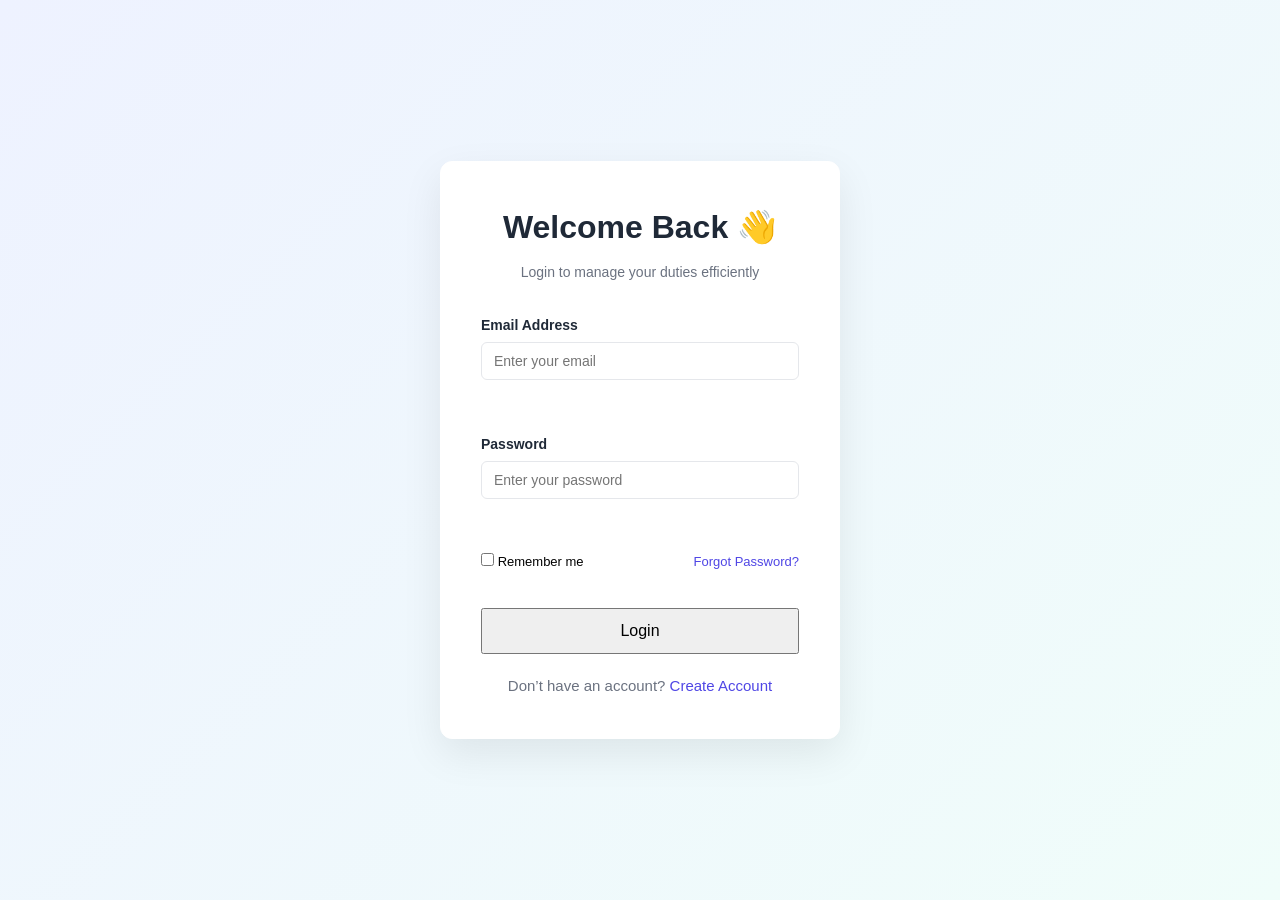
<file: login.html>
<!doctype html>
<html lang="en">
  <head>
    <meta charset="UTF-8" />
    <title>Login - DutySync</title>
    <meta name="viewport" content="width=device-width, initial-scale=1.0" />
    <link rel="stylesheet" href="css/base.css" />
    <link rel="stylesheet" href="css/layout.css" />
    <link rel="stylesheet" href="css/auth.css" />
    <link rel="stylesheet" href="css/responsive.css" />
  </head>
  <body>
    <div class="auth-container">
      <div class="auth-card">
        <div class="auth-header">
          <h2>Welcome Back 👋</h2>
          <p>Login to manage your duties efficiently</p>
        </div>

        <form id="loginForm">
          <div class="form-group">
            <label>Email Address</label>
            <input type="email" id="email" placeholder="Enter your email" />
            <small class="error-message"></small>
          </div>

          <div class="form-group">
            <label>Password</label>
            <input
              type="password"
              id="password"
              placeholder="Enter your password"
            />
            <small class="error-message"></small>
          </div>

          <div class="form-options">
            <div class="remember">
              <input type="checkbox" id="remember" />
              <label for="remember">Remember me</label>
            </div>
            <a href="#" class="forgot-link">Forgot Password?</a>
          </div>

          <button type="submit" class="btn-primary full-width"> Login</button>
        </form>

        <div class="auth-footer">
          <p>
            Don’t have an account?
            <a href="register.html">Create Account</a>
          </p>
        </div>
      </div>
    </div>

    <script src="js/auth.js"></script>
  </body>
</html>
</file>
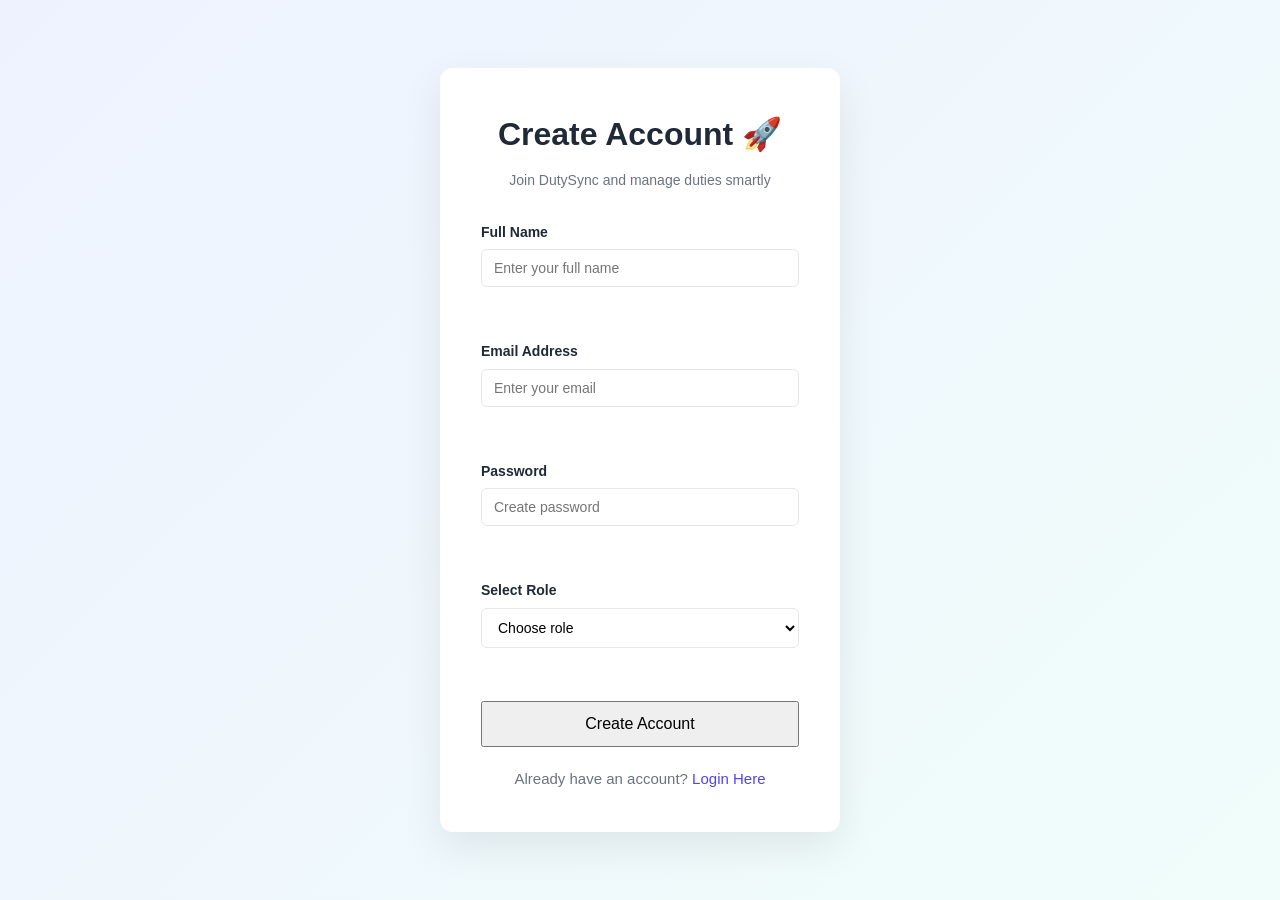
<file: register.html>
<!doctype html>
<html lang="en">
  <head>
    <meta charset="UTF-8" />
    <title>Register - DutySync</title>
    <meta name="viewport" content="width=device-width, initial-scale=1.0" />
    <link rel="stylesheet" href="css/base.css" />
    <link rel="stylesheet" href="css/layout.css" />
    <link rel="stylesheet" href="css/auth.css" />
    <link rel="stylesheet" href="css/responsive.css" />
  </head>
  <body>
    <div class="auth-container">
      <div class="auth-card">
        <div class="auth-header">
          <h2>Create Account 🚀</h2>
          <p>Join DutySync and manage duties smartly</p>
        </div>

        <form id="registerForm">
          <div class="form-group">
            <label>Full Name</label>
            <input type="text" id="name" placeholder="Enter your full name" />
            <small class="error-message"></small>
          </div>

          <div class="form-group">
            <label>Email Address</label>
            <input type="email" id="regEmail" placeholder="Enter your email" />
            <small class="error-message"></small>
          </div>

          <div class="form-group">
            <label>Password</label>
            <input
              type="password"
              id="regPassword"
              placeholder="Create password"
            />
            <small class="error-message"></small>
          </div>

          <div class="form-group">
            <label>Select Role</label>
            <select id="role">
              <option value="">Choose role</option>
              <option value="admin">Administrator</option>
              <option value="user">Participant</option>
            </select>
            <small class="error-message"></small>
          </div>

          <button type="submit" class="btn-primary full-width">
            Create Account
          </button>
        </form>

        <div class="auth-footer">
          <p>
            Already have an account?
            <a href="login.html">Login Here</a>
          </p>
        </div>
      </div>
    </div>

    <script src="js/auth.js"></script>
  </body>
</html>
</file>
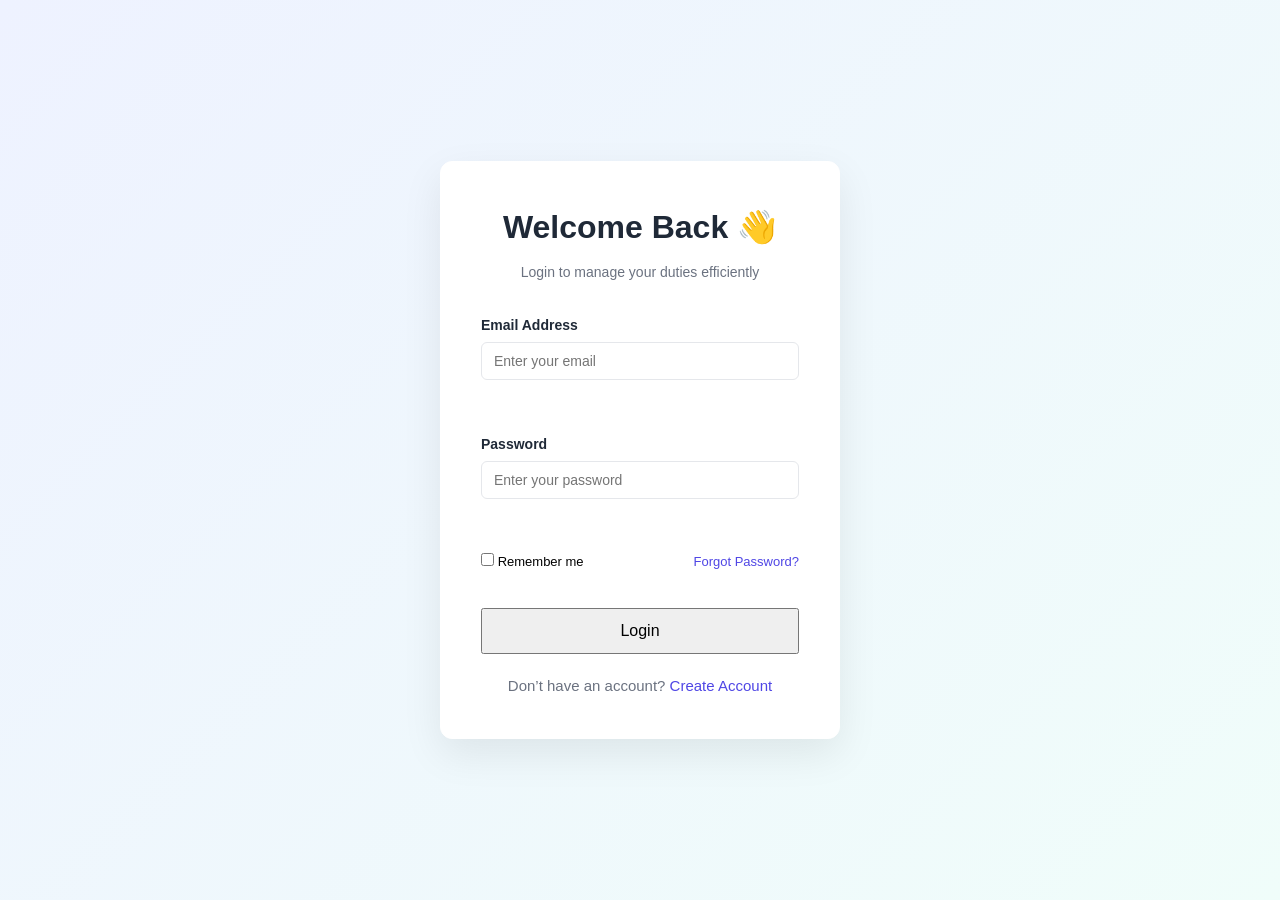
<file: user-dashboard.html>
<!doctype html>
<html lang="en">
  <head>
    <meta charset="UTF-8" />
    <title>User Dashboard - DutySync</title>
    <link rel="stylesheet" href="css/base.css" />
    <link rel="stylesheet" href="css/dashboard.css" />
  </head>
  <body>
    <div class="dashboard-container">
      <aside class="sidebar">
        <h2>DutySync</h2>
        <ul>
          <li onclick="showSection('overview')">My Duties</li>
          <li onclick="showSection('completed')">Completed</li>
          <li onclick="showSection('skip')">Request Skip</li>
          <li onclick="showSection('swap')">Request Swap</li>
        </ul>
      </aside>

      <main class="main-content">
        <div class="topbar">
          <h3>User Dashboard</h3>
          <div class="user-info">
            <span id="welcomeUser"></span>
            <button onclick="logout()" class="btn-outline">Logout</button>
          </div>
        </div>

        <div class="dashboard-cards">
          <div class="card">
            <h4>Assigned Duties</h4>
            <p>4</p>
          </div>

          <div class="card">
            <h4>Completed Duties</h4>
            <p>2</p>
          </div>

          <div class="card">
            <h4>Pending Duties</h4>
            <p>2</p>
          </div>
        </div>

        <div class="content">
          <div id="overview" class="section">
            <h3>My Duties</h3>
            <div id="userDutyList"></div>
          </div>

          <div id="completed" class="section" style="display: none">
            <h3>Completed Duties</h3>
            <div id="completedList"></div>
          </div>

          <div id="skip" class="section" style="display: none">
            <h3>Request Skip</h3>
            <p id="skipDutySelect"></p>
            <input type="text" id="skipReason" placeholder="Reason for skip" />
            <button onclick="requestSkip()" id="ski">Submit</button>
            <div id="skipHistory"></div>
          </div>

          <div id="swap" class="section" style="display: none">
            <h3>Request Swap</h3>
            <p id="swapDutySelect"></p>
            <input type="text" id="swapReason" placeholder="Reason for swap" />
            <button onclick="requestSwap()" id="sp">Submit</button>
          </div>
        </div>
      </main>
    </div>
    <div id="footer-placeholder"></div>
    <script>
      fetch("components/footer.html")
        .then((res) => res.text())
        .then((data) => {
          document.getElementById("footer-placeholder").innerHTML = data;
        });
    </script>

    <script src="js/dashboard.js"></script>
  </body>
</html>
</file>
<file: css/base.css>
* {
  margin: 0;
  padding: 0;
  box-sizing: border-box;
}

html {
  scroll-behavior: smooth;
}

body {
  font-family: "Segoe UI", Tahoma, Geneva, Verdana, sans-serif;
  line-height: 1.6;
}

:root {
  --primary-color: #4f46e5;
  --primary-dark: #4338ca;
  --secondary-color: #06b6d4;
  --bg-light: #f5f7fa;
  --bg-white: #ffffff;
  --text-dark: #1f2937;
  --text-light: #6b7280;
  --border-color: #e5e7eb;
  --success-color: #10b981;
  --danger-color: #ef4444;
}
.container {
  width: 90%;
  max-width: 1200px;
  margin: auto;
}

h1,
h2,
h3,
h4 {
  font-weight: 600;
  color: var(--text-dark);
}

h1 {
  font-size: 28px;
}

h2 {
  font-size: 32px;
  margin-bottom: 20px;
}

h3 {
  font-size: 20px;
  margin-bottom: 10px;
}

p {
  color: var(--text-light);
  font-size: 15px;
}

.section-title {
  text-align: center;
  margin-bottom: 50px;
}

.btn-secondary:hover {
  opacity: 0.9;
}
*/ .large-btn {
  padding: 12px 28px;
  font-size: 16px;
}

a {
  text-decoration: none;
  color: inherit;
}

.feature-card,
.dashboard-preview,
.step {
  background: var(--bg-white);
  border-radius: 10px;
  padding: 20px;
  border: 1px solid var(--border-color);
  transition: 0.3s ease;
}

.feature-card:hover,
.step:hover {
  transform: translateY(-4px);
  box-shadow: 0 8px 20px rgba(0, 0, 0, 0.05);
}

.main-header {
  background: var(--bg-white);
  border-bottom: 1px solid var(--border-color);
  padding: 15px 0;
}

.nav-menu ul {
  list-style: none;
  display: flex;
  gap: 25px;
  align-items: center;
}

.nav-menu a {
  font-size: 14px;
  color: var(--text-dark);
  transition: 0.3s ease;
}

.nav-menu a:hover {
  color: var(--primary-color);
}

.hero {
  position: relative;
  width: 100%;
  height: 400px;
  overflow: hidden;
}

.hero {
  position: relative;
  width: 100%;
  height: 80vh;
  overflow: hidden;
}

.hero-slider img {
  width: 100%;
  height: 100%;
  object-fit: cover;
  object-position: center;
  position: absolute;
  top: 0;
  left: 0;
  opacity: 0;
  transition: opacity 1s ease-in-out;
}

.hero-slider img.active {
  opacity: 1;
}

.hero-text h2 {
  font-size: 40px;
  margin-bottom: 20px;
}

.hero-content .hero-text p {
  max-width: 700px;
  margin: 20px auto;
  line-height: 1.6;
  text-align: center;
}

.hero-text h2 {
  padding-top: 30px;
  text-align: center;
}

.main-footer {
  background: #1f2937;
  color: #d1d5db;
  padding: 50px 20px;
  font-family: "Segoe UI", Tahoma, Geneva, Verdana, sans-serif;
}

.footer-container {
  display: flex;
  justify-content: space-between;
  flex-wrap: wrap;
  gap: 30px;
  max-width: 1200px;
  margin: auto;
}

.footer-left h3 {
  font-size: 24px;
  color: #4f46e5;
  margin-bottom: 15px;
}

.footer-left p {
  margin-bottom: 8px;
  line-height: 1.6;
}

.footer-right h4 {
  font-size: 18px;
  margin-bottom: 15px;
  color: #fff;
}

.footer-right ul {
  list-style: none;
  padding: 0;
}

.footer-right ul li {
  margin-bottom: 10px;
}

.footer-right ul li a {
  color: #d1d5db;
  text-decoration: none;
  transition: 0.3s;
}

.footer-right ul li a:hover {
  color: #4f46e5;
}

.footer-bottom {
  text-align: center;
  margin-top: 40px;
  font-size: 13px;
  color: #9ca3af;
}

.footer-social {
  margin-top: 20px;
  display: flex;
  gap: 15px;
}

.footer-social a {
  display: inline-block;
  width: 36px;
  height: 36px;
  line-height: 36px;
  text-align: center;
  background: #374151;
  border-radius: 50%;
  color: #d1d5db;
  transition: 0.3s;
}

.footer-social a:hover {
  background: #4f46e5;
  color: #fff;
  transform: translateY(-2px);
}

@media (max-width: 768px) {
  .footer-container {
    flex-direction: column;
    text-align: center;
    gap: 20px;
  }

  .footer-right ul li {
    display: inline-block;
    margin: 0 10px 10px 0;
  }
}

.navbar {
  display: flex;
  justify-content: space-between;
  align-items: center;
  padding: 15px 30px;
  background-color: #1e1f2f;
  color: #fff;
  font-family: Arial, sans-serif;
  box-shadow: 0 2px 5px rgba(0, 0, 0, 0.1);
}

.navbar .logo {
  font-size: 24px;
  font-weight: bold;
  color: #5a60f7;
  text-decoration: none;
}

.navbar-right {
  display: flex;
  align-items: center;
  gap: 15px;
}

.navbar-right .welcome-msg {
  font-size: 16px;
}

#logoutBtn {
  padding: 6px 14px;
  background-color: #5a60f7;
  border: none;
  border-radius: 4px;
  color: #fff;
  cursor: pointer;
  transition: 0.3s;
}

#logoutBtn:hover {
  background-color: #474ce0;
}

.sidebar {
  width: 220px;
  background: #2c3e50;
  color: #ecf0f1;
  padding: 20px;
  display: flex;
  flex-direction: column;
}
.sidebar h2 {
  text-align: center;
  margin-bottom: 30px;
  color: white;
}
.sidebar ul {
  list-style: none;
}
.sidebar li {
  padding: 12px 10px;
  margin-bottom: 10px;
  border-radius: 5px;
  cursor: pointer;
  transition: background 0.3s;
}
.sidebar li:hover {
  background: #34495e;
}

.main-content {
  flex: 1;
  padding: 20px;
}
.topbar {
  display: flex;
  justify-content: space-between;
  align-items: center;
  margin-bottom: 20px;
}
.topbar h3 {
  color: #2c3e50;
}

.dashboard-cards {
  display: flex;
  flex-wrap: wrap;
  gap: 20px;
}
.card,
.create-duty {
  background: #fff;
  padding: 20px;
  border-radius: 10px;
  box-shadow: 0 2px 8px rgba(0, 0, 0, 0.1);
  flex: 1;
  min-width: 250px;
}
.card h4 {
  margin-bottom: 10px;
  color: #2c3e50;
}
.card p {
  font-size: 24px;
  font-weight: bold;
  color: #2980b9;
}

form {
  display: flex;
  flex-direction: column;
  gap: 15px;
}
.form-group {
  display: flex;
  flex-direction: column;
}
.form-group label {
  margin-bottom: 5px;
  font-weight: bold;
}
.form-group input,
.form-group select {
  padding: 8px 10px;
  border-radius: 5px;
  border: 1px solid #ccc;
  font-size: 14px;
}
.dashboard-analytics {
  margin-top: 20px;
}
canvas {
  max-width: 100%;
}

.create-duty h3,
.assign-duty h3 {
  margin-bottom: 15px;
  color: #2c3e50;
}
.assign-duty {
  margin-top: 25px;
}

.topbar {
  display: flex;
  justify-content: space-between;
  align-items: center;
  margin-bottom: 30px;
  background: #fff;
  padding: 10px 20px;
  border-radius: 10px;
  box-shadow: 0 2px 6px rgba(0, 0, 0, 0.1);
}

.user-info span {
  font-weight: bold;
  margin-right: 15px;
}

.dashboard-cards {
  display: flex;
  flex-direction: column; 
  gap: 20px;
}

.card,
.create-duty {
  background: #fff;
  padding: 20px;
  border-radius: 12px;
  box-shadow: 0 3px 10px rgba(0, 0, 0, 0.1);
}

.btn-primary {
  width: 100%;
  text-align: center;
  padding: 12px;
  font-size: 16px;
}

form {
  display: flex;
  flex-direction: column;
  gap: 15px;
}

.main-content {
  flex: 1;
  padding: 20px;
  max-width: 900px; 
  margin: 0 auto; 
}

.sidebar {
  width: 200px; 
  padding: 20px;
}

.dashboard-cards {
  display: flex;
  flex-direction: column;
  gap: 15px;
}

.card,
.create-duty {
  padding: 15px;
}

.sidebar {
  width: 220px;
  background: #2c3e50;
  color: #ecf0f1;
  padding: 20px;
  display: flex;
  flex-direction: column;
}
.sidebar h2 {
  text-align: center;
  margin-bottom: 30px;
  color: white;
}
.sidebar ul {
  list-style: none;
}
.sidebar li {
  padding: 12px 10px;
  margin-bottom: 10px;
  border-radius: 5px;
  cursor: pointer;
  transition: background 0.3s;
}
.sidebar li:hover {
  background: #34495e;
}

.sidebar li a:link,
.sidebar li a:visited {
  color: white;
  text-decoration: none;
}

.sidebar li a:hover,
.sidebar li a:active,
.sidebar li a:focus {
  color: black;
}

.btn-outline {
  border: 1px solid #4f46e5;
  padding: 8px 18px;
  border-radius: 6px;
  text-decoration: none;
  display: inline-block;
  font-weight: 500;
  transition: all 0.3s ease;
  color: white;
  background-color: #2941b9;
}

.btn-outline:hover {
  background-color: #4f46e5;
  color: #ffffff;
}

.main-header {
  position: fixed;
  top: 0;
  left: 0;
  width: 100%;
  z-index: 1000;
  background-color: #ffffff;
  box-shadow: 0 2px 10px rgba(0, 0, 0, 0.08);
  padding: 15px 0;
}


#log{
    color: white;
}

#log:hover{
    background-color: rgb(92, 92, 235);
    color: white;
    height: 80px;
}

#start{
    background-color: rgb(8, 8, 183);
    color: white;
    border-radius: 10px;
}
#start:hover{
    background-color: rgb(92, 92, 235);
    color: white;
}
</file>
<file: css/layout.css>
.main-header .container {
    display: flex;
    justify-content: space-between;
    align-items: center;
}

.logo h1 {
    font-size: 22px;
    font-weight: 700;
    color: var(--primary-color);
}
.hero-content {
    display: flex;
    align-items: center;
    justify-content: space-between;
    gap: 50px;
}

.hero-text {
    flex: 1;
}

.hero-visual {
    flex: 1;
    display: flex;
    justify-content: center;
}

.dashboard-preview {
    width: 100%;
    max-width: 400px;
    height: 250px;
    display: flex;
    align-items: center;
    justify-content: center;
    font-weight: 500;
    color: var(--text-light);
}

.features-section {
    padding: 80px 0;
}

.features-grid {
    display: grid;
    grid-template-columns: repeat(3, 1fr);
    gap: 30px;
}

.workflow-section {
    padding: 80px 0;
    background-color: var(--bg-white);
}

.workflow-steps {
    display: flex;
    justify-content: space-between;
    gap: 30px;
}

.step {
    flex: 1;
    text-align: center;
}

.step span {
    display: inline-block;
    width: 40px;
    height: 40px;
    background-color: var(--primary-color);
    color: #fff;
    border-radius: 50%;
    line-height: 40px;
    margin-bottom: 15px;
    font-weight: 600;
}

.about-section {
    padding: 80px 0;
    text-align: center;
}

.about-text {
    max-width: 700px;
    margin: auto;
}

.cta-section {
    padding: 70px 0;
    text-align: center;
    background: linear-gradient(135deg, var(--primary-color), var(--secondary-color));
    color: #fff;
}

.cta-section h2 {
    color: #fff;
    margin-bottom: 20px;
}

section {
    padding-top: 60px;
    padding-bottom: 60px;
}

.header-container {
    display: flex;
    justify-content: space-between;
    align-items: center;
}

.hamburger {
    display: none;
    flex-direction: column;
    cursor: pointer;
    gap: 5px;
}

.hamburger span {
    width: 25px;
    height: 3px;
    background-color: var(--text-dark);
    border-radius: 2px;
    transition: 0.3s;
}
</file>
<file: css/auth.css>
.auth-container {
    height: 100vh;
    display: flex;
    justify-content: center;
    align-items: center;
    background: linear-gradient(135deg, #eef2ff, #f0fdfa);
    padding: 20px;
}


.auth-card {
    background: white;
    padding: 40px;
    width: 100%;
    max-width: 400px;
    border-radius: 12px;
    box-shadow: 0 15px 40px rgba(0, 0, 0, 0.08);
    border: 1px solid white;
}

.auth-header {
    text-align: center;
    margin-bottom: 30px;
}

.auth-header h2 {
    margin-bottom: 8px;
}

.auth-header p {
    font-size: 14px;
}


.form-group {
    margin-bottom: 20px;
}

.form-group label {
    display: block;
    font-size: 14px;
    margin-bottom: 6px;
    color: var(--text-dark);
}

.form-group input {
    width: 100%;
    padding: 10px 12px;
    border-radius: 6px;
    border: 1px solid #e5e7eb;;
    font-size: 14px;
    transition: 0.3s ease;
}

.form-group input:focus {
    outline: none;
    border-color: #4f46e5;
}


.form-options {
    display: flex;
    justify-content: space-between;
    align-items: center;
    font-size: 13px;
    margin-bottom: 20px;
}

.forgot-link {
    color: #4f46e5;
}

.forgot-link:hover {
    text-decoration: underline;
}

.full-width {
    width: 100%;
}

.auth-footer {
    text-align: center;
    margin-top: 20px;
    font-size: 14px;
}

.auth-footer a {
    color: #4f46e5;
    font-weight: 500;
}

.form-group select {
    width: 100%;
    padding: 10px 12px;
    border-radius: 6px;
    border: 1px solid #e5e7eb;;
    font-size: 14px;
    background-color: #fff;
    transition: 0.3s ease;
}

.form-group select:focus {
    outline: none;
    border-color: #4f46e5;
}

.form-group input.error {
    border-color:  #ef4444;;
}

.error-message {
    color:  #ef4444;
    font-size: 12px;
    margin-top: 4px;
    display: block;
    height: 14px;
}
</file>
<file: css/responsive.css>
@media (max-width: 1024px) {

    .features-grid {
        grid-template-columns: repeat(2, 1fr);
    }

    .hero-content {
        gap: 30px;
    }

    .hero-text h2 {
        font-size: 34px;
    }
}

@media (max-width: 768px) {

    .nav-menu ul {
        gap: 15px;
    }

    .hero-content {
        flex-direction: column;
        text-align: center;
    }

    .hero-visual {
        margin-top: 30px;
    }

    .hero-text h2 {
        font-size: 28px;
    }
    .features-grid {
        grid-template-columns: 1fr;
    }

    .workflow-steps {
        flex-direction: column;
    }

    .step {
        margin-bottom: 20px;
    }
}

@media (max-width: 480px) {

    .container {
        width: 95%;
    }

    h2 {
        font-size: 22px;
    }

    .hero-text h2 {
        font-size: 24px;
    }

    .btn-primary,
    .btn-secondary,
    .btn-outline {
        display: block;
        width: 100%;
        text-align: center;
        margin-bottom: 10px;
    }

    .hero-buttons {
        display: flex;
        flex-direction: column;
    }

    .dashboard-preview {
        height: 200px;
    }
}

@media (max-width: 768px) {

    .hamburger {
        display: flex;
    }

    .nav-menu {
        position: absolute;
        top: 70px;
        right: 0;
        background: var(--bg-white);
        width: 100%;
        max-height: 0;
        overflow: hidden;
        transition: max-height 0.3s ease;
        border-bottom: 1px solid var(--border-color);
    }

    .nav-menu ul {
        flex-direction: column;
        padding: 20px;
        gap: 15px;
    }

    .nav-menu.active {
        max-height: 400px;
    }
}
</file>
<file: css/dashboard.css>
.dashboard-container {
    display: flex;
    min-height: 100vh;
    background: #f5f5f5;
}

.sidebar {
    width: 240px;
    background: #fff;
    border-right: 1px solid #ddd;
    padding: 20px;
}

.sidebar h2 {
    margin-bottom: 30px;
    color: #333;
}

.sidebar ul {
    list-style: none;
    padding: 0;
}

.sidebar ul li {
    margin-bottom: 15px;
}

.sidebar ul li a {
    text-decoration: none;
    color: #555;
    font-size: 14px;
    display: block;
    padding: 8px;
    border-radius: 6px;
    transition: 0.3s;
}

.sidebar ul li a:hover {
    background-color: #eee;
}

.main-content {
    flex: 1;
    padding: 30px;
}

.topbar {
    display: flex;
    justify-content: space-between;
    align-items: center;
    margin-bottom: 30px;
}

.topbar .user-info {
    font-size: 14px;
    color: #555;
}

.dashboard-cards {
    display: grid;
    grid-template-columns: repeat(3, 1fr);
    gap: 20px;
}

.card, .create-duty, .assign-duty, .duty-list {
    background: #fff;
    padding: 20px;
    border-radius: 10px;
    border: 1px solid #ddd;
    transition: all 0.3s ease;
}

.card:hover, .duty-item:hover {
    transform: translateY(-3px);
    box-shadow: 0 8px 20px rgba(0,0,0,0.05);
}

.create-duty h3, .assign-duty h3 {
    margin-bottom: 20px;
    color: #333;
}

.create-duty .form-group, .assign-duty select, .create-duty input {
    margin-bottom: 15px;
    width: 100%;
    padding: 8px;
    border: 1px solid #ccc;
    border-radius: 6px;
    font-size: 14px;
}

.duty-list {
    margin-top: 40px;
}

.duty-item {
    display: flex;
    justify-content: space-between;
    align-items: center;
    padding: 12px;
    border-bottom: 1px solid #eee;
    transition: 0.3s ease;
}

.duty-info {
    font-size: 14px;
    color: #333;
}

.duty-actions {
    display: flex;
    align-items: center;
    gap: 8px;
}

.status-badge {
    padding: 4px 10px;
    border-radius: 6px;
    font-size: 12px;
    font-weight: 500;
    text-transform: capitalize;
}

.status-pending {
    background: #fff8e1;
    color: #8a6d3b;
}

.status-completed {
    background: #e6f4ea;
    color: #31704f;
}

#swapReason{
    height: 50px;
    width: 60vh;
    font-size: 20px;
}

 #skipReason{
    height: 50px;
    width: 60vh;
    font-size: 20px;
}

#ski{
    height: 50px;
    width: 120px;
    font-size: 25px;  
    background-color: blue;  
    color: white;
}

#ski:hover{
    background-color: rgb(80, 80, 237);
    cursor: pointer;
}

#sp{
    height: 50px;
    width: 120px;
    font-size: 25px;  
    background-color: blue;  
    color: white;
}

#sp:hover{
    background-color: rgb(80, 80, 237);
    cursor: pointer;
}
</file>
